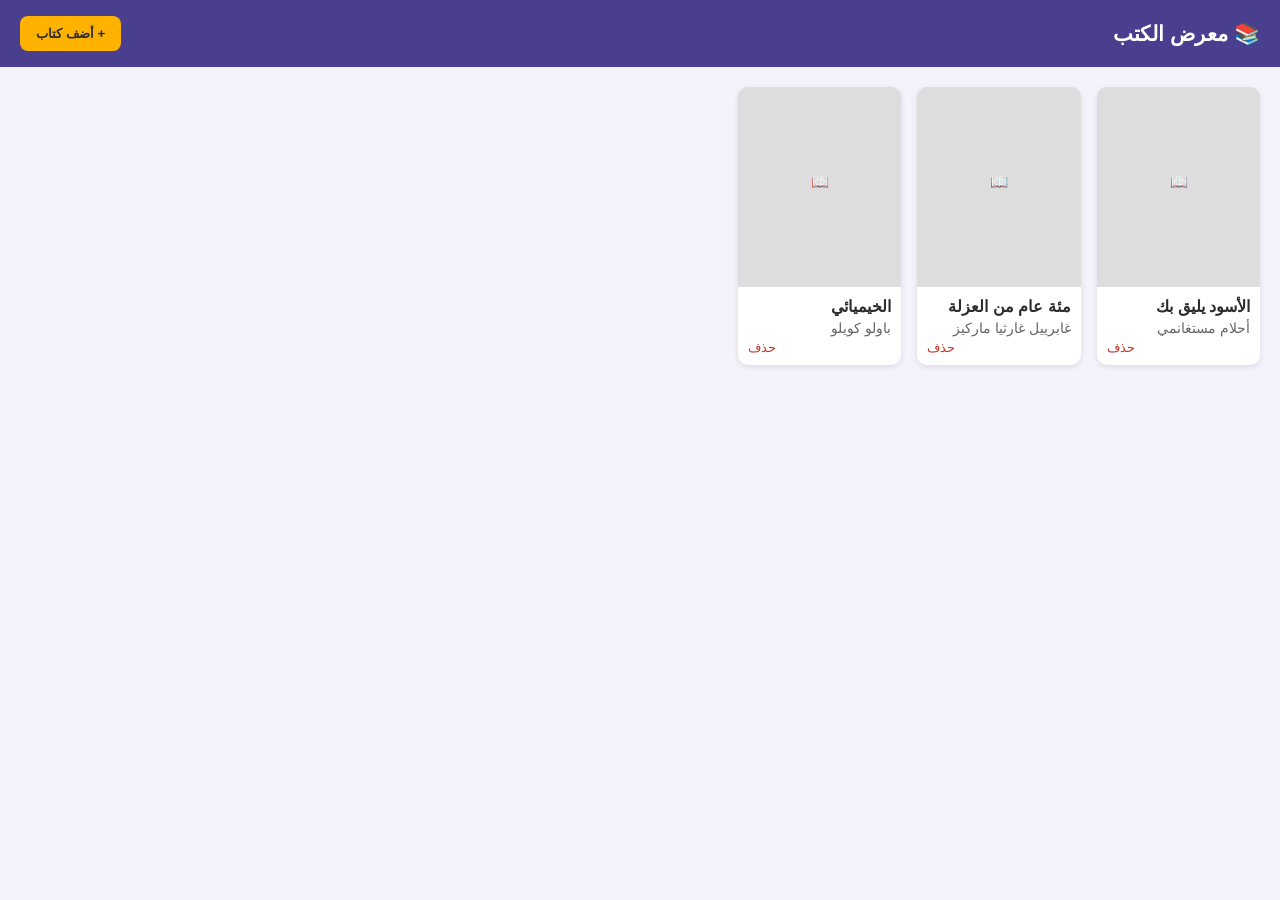
<file: Ahed-Showit/index.html>
<!DOCTYPE html>
<html lang="ar" dir="rtl">
<head>
  <meta charset="UTF-8">
  <meta name="viewport" content="width=device-width, initial-scale=1.0">
  <title>معرض الكتب</title>

  <!-- PWA: ربط ملف الـ manifest -->
  <link rel="manifest" href="manifest.json">
  <meta name="theme-color" content="#4a3f8f">

  <!-- أيقونة التطبيق -->
  <link rel="icon" href="icons/book-96.png">

  <link rel="stylesheet" href="style.css">
</head>
<body>

  <header>
    <h1>📚 معرض الكتب</h1>
    <button id="addBtn">+ أضف كتاب</button>
  </header>

  <!-- شبكة عرض الكتب -->
  <main id="booksGrid" class="grid"></main>

  <!-- نموذج إضافة كتاب (مخفي افتراضياً) -->
  <div id="formOverlay" class="overlay hidden">
    <form id="bookForm" class="form-card">
      <h2>كتاب جديد</h2>

      <label>عنوان الكتاب</label>
      <input type="text" id="titleInput" required>

      <label>اسم المؤلف</label>
      <input type="text" id="authorInput" required>

      <label>رابط صورة الغلاف (اختياري)</label>
      <input type="url" id="coverInput" placeholder="https://...">

      <div class="form-actions">
        <button type="submit">حفظ</button>
        <button type="button" id="cancelBtn">إلغاء</button>
      </div>
    </form>
  </div>

  <script src="app.js"></script>
</body>
</html>
</file>
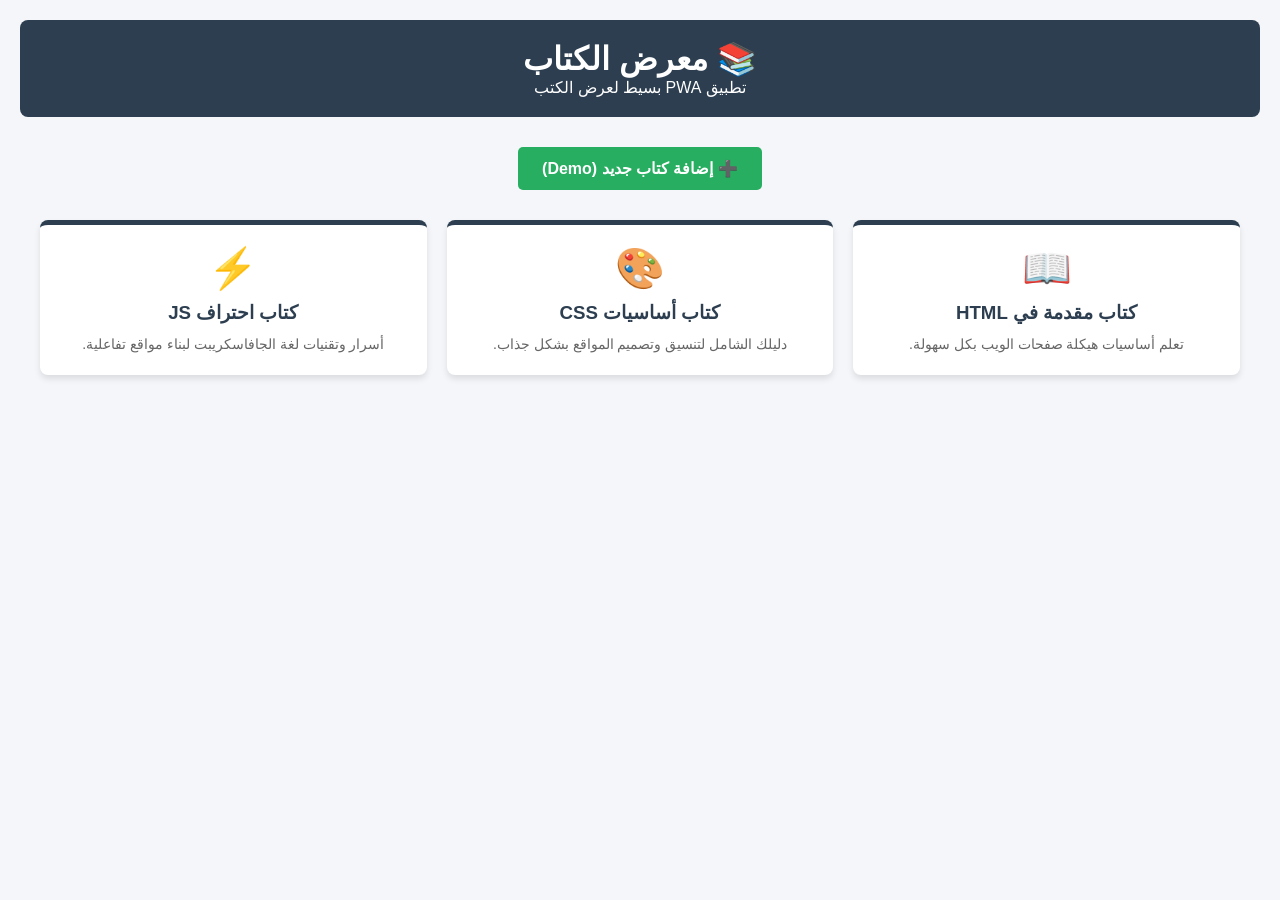
<file: pro1/index.html>
<!DOCTYPE html>
<html lang="ar" dir="rtl">
<head>
    <meta charset="UTF-8">
    <meta name="viewport" content="width=device-width, initial-scale=1.0">
    <title>معرض الكتاب</title>
    <link rel="stylesheet" href="style.css">
    <!-- ربط ملف الـ Manifest -->
    <link rel="manifest" href="manifest.json">
    <!-- لون شريط العنوان في المتصفح للهواتف -->
    <meta name="theme-color" content="#2c3e50">
</head>
<body>

    <header>
        <h1>📚 معرض الكتاب</h1>
        <p>تطبيق PWA بسيط لعرض الكتب</p>
    </header>

    <main>
        <!-- قسم إضافة كتاب جديد (Demo) -->
        <section class="add-book-section">
            <button id="add-btn">➕ إضافة كتاب جديد (Demo)</button>
        </section>

        <!-- قسم عرض كروت الكتب -->
        <section class="books-container" id="books-container">
            <!-- الكروت الافتراضية للكتب -->
            <div class="book-card">
                <div class="book-icon">📖</div>
                <h3>كتاب مقدمة في HTML</h3>
                <p>تعلم أساسيات هيكلة صفحات الويب بكل سهولة.</p>
            </div>
            <div class="book-card">
                <div class="book-icon">🎨</div>
                <h3>كتاب أساسيات CSS</h3>
                <p>دليلك الشامل لتنسيق وتصميم المواقع بشكل جذاب.</p>
            </div>
            <div class="book-card">
                <div class="book-icon">⚡</div>
                <h3>كتاب احتراف JS</h3>
                <p>أسرار وتقنيات لغة الجافاسكريبت لبناء مواقع تفاعلية.</p>
            </div>
        </section>
    </main>

    <!-- ربط ملفات الجافاسكريبت -->
    <script src="app.js"></script>
</body>
</html>
</file>
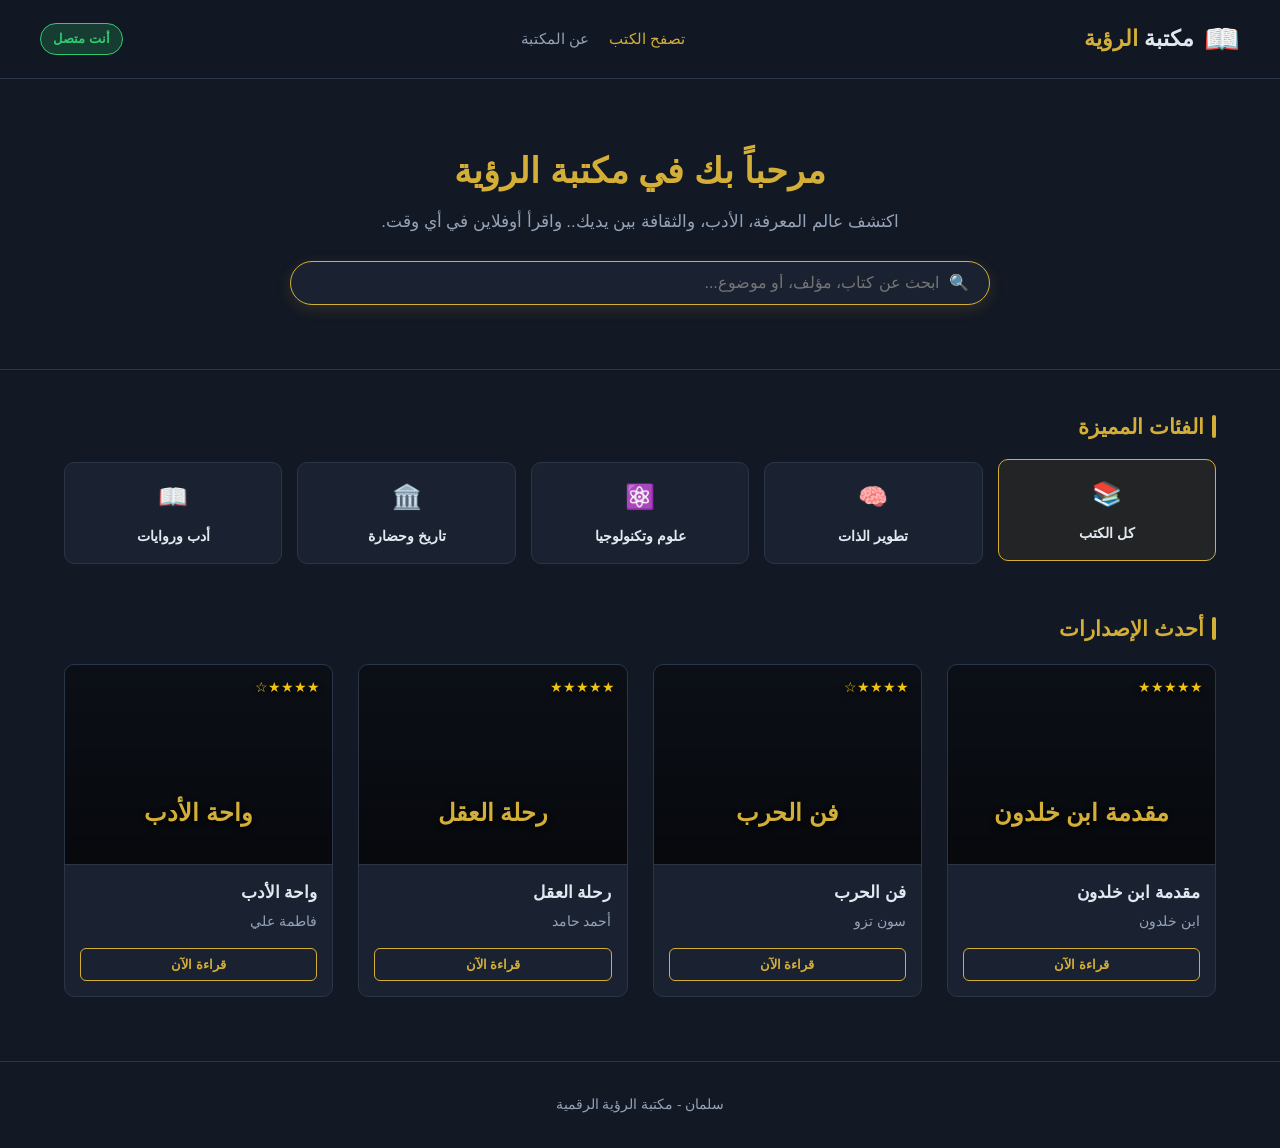
<file: salman_ABA_T343/index.html>
<!DOCTYPE html>
<html lang="ar" dir="rtl">
<head>
    <meta charset="UTF-8">
    <meta name="viewport" content="width=device-width, initial-scale=1.0">
    
    <title>مكتبة الرؤية الرقمية</title>
    
    <link rel="icon" type="image/png" href="app-icon.png">
    
    <link rel="manifest" href="manifest.json">
    <link rel="stylesheet" href="style.css">
</head>
<body>

    <!-- الشريط العلوي (Header) -->
    <header class="main-header">
        <div class="header-container">
            <div class="brand">
                <span class="logo-icon">📖</span>
                <h1>مكتبة <span>الرؤية</span></h1>
            </div>
            
            <nav class="nav-links">
                <a href="index.html" class="active">تصفح الكتب</a>
                <a href="about.html">عن المكتبة</a>
            </nav>

            <div class="header-actions">
                <div id="status-badge" class="badge online">أنت متصل</div>
            </div>
        </div>
    </header>

    <!-- قسم الهيرو (Hero Section) بخلفية المكتبة وبحث هادئ -->
    <section class="hero-section">
        <div class="hero-overlay">
            <h2>مرحباً بك في مكتبة الرؤية</h2>
            <p>اكتشف عالم المعرفة، الأدب، والثقافة بين يديك.. واقرأ أوفلاين في أي وقت.</p>
            
            <!-- شريط البحث الرئيسي -->
            <div class="hero-search-box">
                <span class="search-icon">🔍</span>
                <input type="text" id="searchInput" placeholder="ابحث عن كتاب، مؤلف، أو موضوع...">
            </div>
        </div>
    </section>

    <main class="main-content">

        <!-- قسم الفئات المميزة (Featured Categories) -->
        <section class="categories-section">
            <h3 class="section-title">الفئات المميزة</h3>
            <div class="categories-grid">
                <div class="category-card active" data-category="all">
                    <span class="cat-icon">📚</span>
                    <span>كل الكتب</span>
                </div>
                <div class="category-card" data-category="self">
                    <span class="cat-icon">🧠</span>
                    <span>تطوير الذات</span>
                </div>
                <div class="category-card" data-category="tech">
                    <span class="cat-icon">⚛️</span>
                    <span>علوم وتكنولوجيا</span>
                </div>
                <div class="category-card" data-category="history">
                    <span class="cat-icon">🏛️</span>
                    <span>تاريخ وحضارة</span>
                </div>
                <div class="category-card" data-category="literature">
                    <span class="cat-icon">📖</span>
                    <span>أدب وروايات</span>
                </div>
            </div>
        </section>

        <!-- قسم أحدث الإصدارات (الكتب الاربعة) -->
        <section class="books-section">
            <h3 class="section-title">أحدث الإصدارات</h3>
            
            <div class="books-grid" id="booksGrid">
                
                <!-- الكتاب 1 -->
                <div class="book-card" data-category="history" data-id="book1">
                    <div class="book-cover history-bg">
                        <span class="stars">★★★★★</span>
                        <div class="cover-text">مقدمة ابن خلدون</div>
                    </div>
                    <div class="book-details">
                        <h4>مقدمة ابن خلدون</h4>
                        <p class="author">ابن خلدون</p>
                        <button class="btn-details read-book-btn" data-book="book1">قراءة الآن</button>
                    </div>
                </div>

                <!-- الكتاب 2 -->
                <div class="book-card" data-category="self" data-id="book2">
                    <div class="book-cover self-bg">
                        <span class="stars">★★★★☆</span>
                        <div class="cover-text">فن الحرب</div>
                    </div>
                    <div class="book-details">
                        <h4>فن الحرب</h4>
                        <p class="author">سون تزو</p>
                        <button class="btn-details read-book-btn" data-book="book2">قراءة الآن</button>
                    </div>
                </div>

                <!-- الكتاب 3 -->
                <div class="book-card" data-category="tech" data-id="book3">
                    <div class="book-cover tech-bg">
                        <span class="stars">★★★★★</span>
                        <div class="cover-text">رحلة العقل</div>
                    </div>
                    <div class="book-details">
                        <h4>رحلة العقل</h4>
                        <p class="author">أحمد حامد</p>
                        <button class="btn-details read-book-btn" data-book="book3">قراءة الآن</button>
                    </div>
                </div>

                <!-- الكتاب 4 -->
                <div class="book-card" data-category="literature" data-id="book4">
                    <div class="book-cover literature-bg">
                        <span class="stars">★★★★☆</span>
                        <div class="cover-text">واحة الأدب</div>
                    </div>
                    <div class="book-details">
                        <h4>واحة الأدب</h4>
                        <p class="author">فاطمة علي</p>
                        <button class="btn-details read-book-btn" data-book="book4">قراءة الآن</button>
                    </div>
                </div>

            </div>
        </section>

        <!-- النافذة المنبثقة للقارئ (Modal Reader) -->
        <div id="bookReaderModal" class="reader-modal" style="display: none;">
            <div class="modal-content">
                <header class="modal-header">
                    <h2 id="modalBookTitle">عنوان الكتاب</h2>
                    <button id="closeReaderBtn" class="close-btn">&times;</button>
                </header>
                <div class="modal-body">
                    <div class="reader-meta">
                        <span id="modalBookAuthor">المؤلف: --</span>
                        <span class="offline-tag">🔒 متاح بدون إنترنت</span>
                    </div>
                    <hr class="gold-hr">
                    <div id="modalBookContent" class="book-text-body">
                        جاري تحميل الكتاب...
                    </div>
                </div>
            </div>
        </div>

    </main>

    <!-- الفوتر الأنيق -->
    <footer class="main-footer">
        <p>سلمان - مكتبة الرؤية الرقمية</p>
    </footer>

    <script src="app.js"></script>
</body>
</html>
</file>
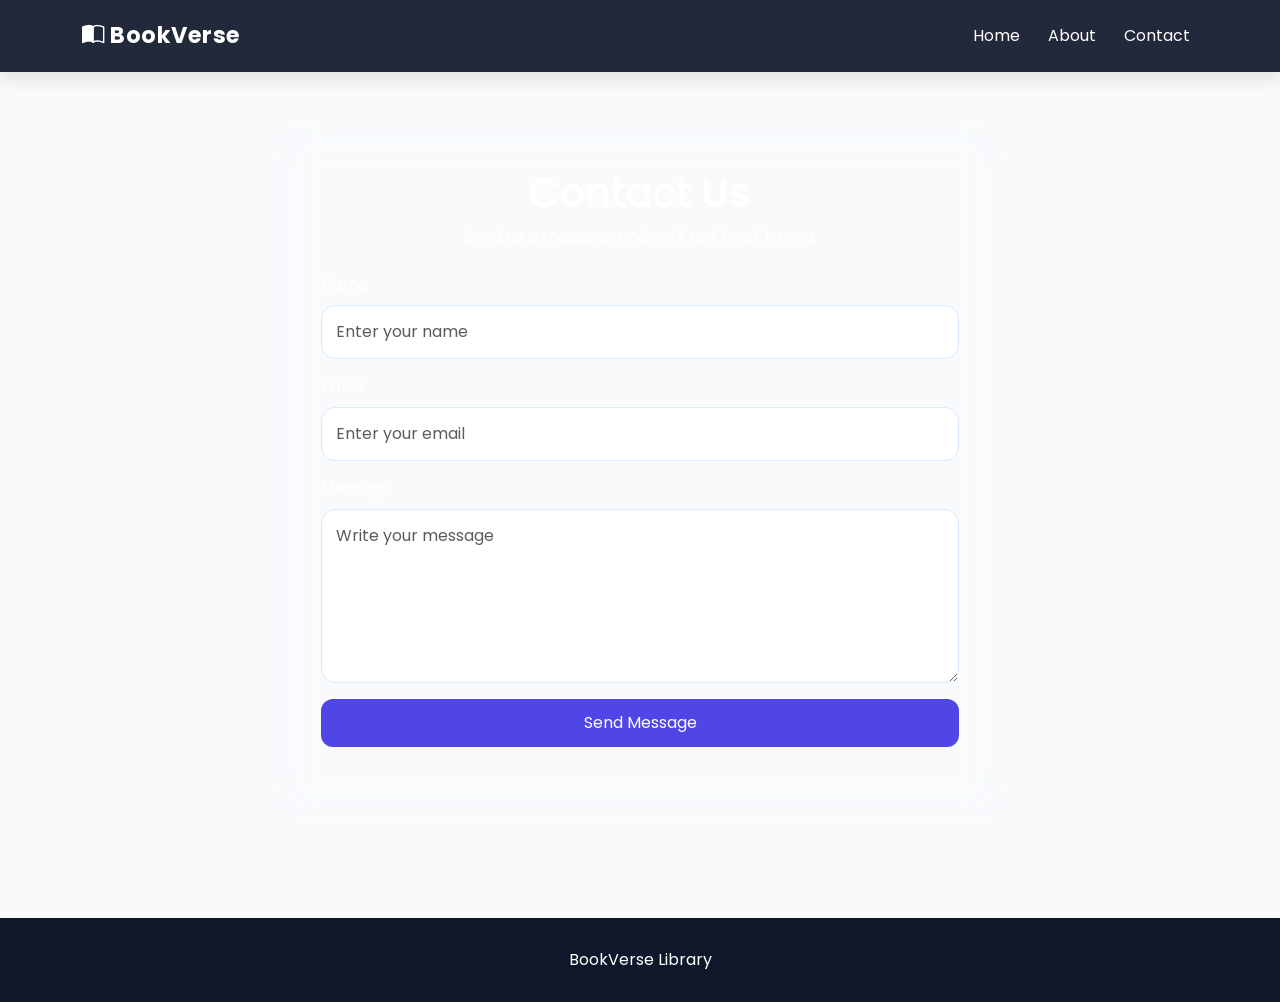
<file: contact.html>
<!DOCTYPE html>
<html lang="en" data-theme="light">
<head>
<meta charset="UTF-8">
<meta name="viewport" content="width=device-width, initial-scale=1.0">

<title>Contact | BookVerse</title>

<link rel="manifest" href="manifest.json">

<link href="https://cdn.jsdelivr.net/npm/bootstrap@5.3.3/dist/css/bootstrap.min.css" rel="stylesheet">
<link href="https://cdn.jsdelivr.net/npm/bootstrap-icons@1.11.3/font/bootstrap-icons.css" rel="stylesheet">
<link href="https://fonts.googleapis.com/css2?family=Poppins:wght@300;400;500;600;700&display=swap" rel="stylesheet">

<link rel="stylesheet" href="assets/css/style.css">


<meta name="theme-color" content="#4f46e5">

<meta name="mobile-web-app-capable" content="yes">

<meta name="apple-mobile-web-app-capable" content="yes">

<meta name="apple-mobile-web-app-status-bar-style" content="default">

<meta name="apple-mobile-web-app-title" content="BookVerse">

<link rel="manifest" href="manifest.json">

<link rel="apple-touch-icon"
href="assets/icons/icon-192.png">


</head>
<body>

<nav class="navbar navbar-expand-lg navbar-dark custom-navbar">
<div class="container">

<a class="navbar-brand fw-bold" href="index.html">
<i class="bi bi-book-half"></i> BookVerse
</a>

<button class="navbar-toggler" data-bs-toggle="collapse" data-bs-target="#navMenu">
<span class="navbar-toggler-icon"></span>
</button>

<div class="collapse navbar-collapse" id="navMenu">

<ul class="navbar-nav ms-auto">

<li class="nav-item">
<a class="nav-link" href="index.html">Home</a>
</li>

<li class="nav-item">
<a class="nav-link" href="about.html">About</a>
</li>

<li class="nav-item">
<a class="nav-link active" href="#">Contact</a>
</li>

</ul>

</div>
</div>
</nav>

<section class="contact-section py-5">

<div class="container">

<div class="row justify-content-center">

<div class="col-lg-8">

<div class="glass-card p-5">

<div class="text-center mb-4">

<h1>Contact Us</h1>

<p>
Send us a message and we'll get back to you.
</p>

</div>

<form id="contactForm">

<div class="mb-3">

<label class="form-label">Name</label>

<input
type="text"
id="name"
class="form-control"
placeholder="Enter your name">

</div>

<div class="mb-3">

<label class="form-label">Email</label>

<input
type="email"
id="email"
class="form-control"
placeholder="Enter your email">

</div>

<div class="mb-3">

<label class="form-label">Message</label>

<textarea
id="message"
rows="6"
class="form-control"
placeholder="Write your message"></textarea>

</div>

<button class="btn btn-primary w-100" type="submit">
Send Message
</button>

</form>

<div id="formAlert" class="mt-4"></div>

</div>

</div>

</div>

</div>

</section>

<footer class="footer">
<div class="container text-center">
<p class="mb-0">BookVerse Library</p>
</div>
</footer>

<script src="https://cdn.jsdelivr.net/npm/bootstrap@5.3.3/dist/js/bootstrap.bundle.min.js"></script>
<script src="assets/js/app.js"></script>

</body>
</html>
</file>
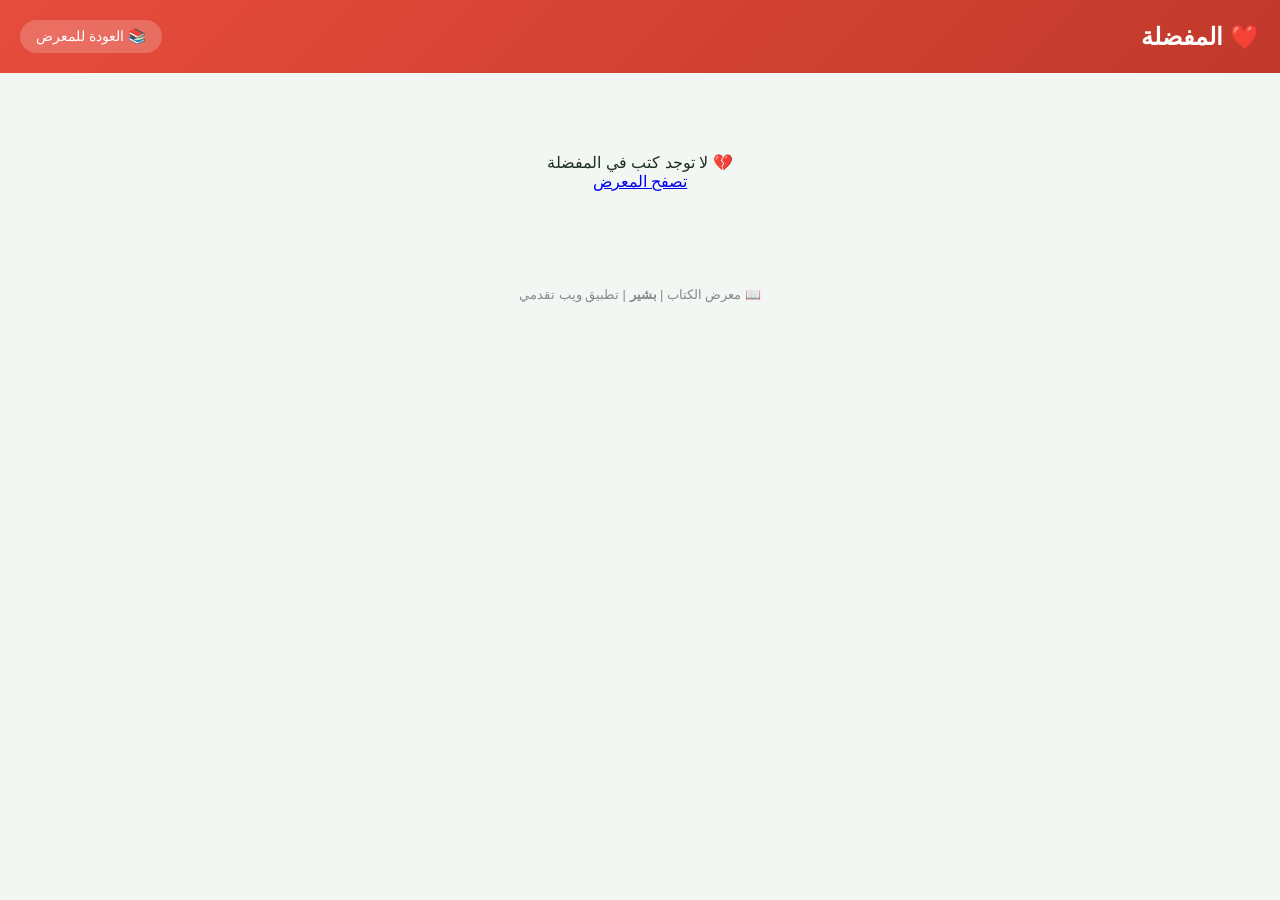
<file: favorites.html>
<!DOCTYPE html>
<html lang="ar" dir="rtl">
<head>
    <meta charset="UTF-8">
    <meta name="viewport" content="width=device-width, initial-scale=1.0">
    <meta name="theme-color" content="#2E5D3A">
    <link rel="manifest" href="manifest.json">
    <title>❤️ المفضلة | معرض الكتاب</title>
    <style>
        :root {
            --primary: #2E5D3A;
            --bg: #F2F7F3;
            --card-bg: #FFFFFF;
            --text: #1E2F23;
            --text-light: #4A5D4E;
            --accent: #C59B27;
            --heart: #E74C3C;
            --shadow: 0 4px 20px rgba(46, 93, 58, 0.1);
            --radius: 16px;
        }
        * { margin: 0; padding: 0; box-sizing: border-box; }
        body {
            font-family: 'Segoe UI', Tahoma, Geneva, Verdana, sans-serif;
            background: var(--bg);
            color: var(--text);
            min-height: 100vh;
            padding-bottom: 20px;
        }
        .header {
            background: linear-gradient(135deg, var(--heart), #c0392b);
            color: #fff;
            padding: 20px;
            text-align: center;
            position: sticky;
            top: 0;
            z-index: 10;
            display: flex;
            align-items: center;
            justify-content: space-between;
        }
        .header h1 { font-size: 1.5rem; }
        .back-link {
            color: #fff;
            text-decoration: none;
            background: rgba(255,255,255,0.2);
            padding: 8px 16px;
            border-radius: 20px;
            font-size: 0.9rem;
        }
        .books-grid {
            display: grid;
            grid-template-columns: repeat(auto-fill, minmax(160px, 1fr));
            gap: 16px;
            padding: 20px;
            max-width: 960px;
            margin: 0 auto;
        }
        .book-card {
            background: #fff;
            border-radius: var(--radius);
            overflow: hidden;
            box-shadow: var(--shadow);
            position: relative;
            animation: fadeIn 0.3s ease;
        }
        @keyframes fadeIn { from { opacity: 0; transform: translateY(20px); } to { opacity: 1; transform: translateY(0); } }
        .book-cover {
            height: 140px;
            background: linear-gradient(135deg, var(--primary), #4A7C59);
            display: flex;
            align-items: center;
            justify-content: center;
            font-size: 2.5rem;
            color: #fff;
        }
        .book-info { padding: 12px; }
        .book-title { font-weight: 700; font-size: 0.95rem; }
        .book-author { font-size: 0.8rem; color: var(--text-light); }
        .remove-btn {
            position: absolute;
            top: 10px;
            right: 10px;
            background: rgba(255,255,255,0.9);
            border: none;
            border-radius: 50%;
            width: 32px;
            height: 32px;
            cursor: pointer;
            font-size: 1rem;
            display: flex;
            align-items: center;
            justify-content: center;
            transition: 0.2s;
        }
        .remove-btn:hover { background: var(--heart); color: #fff; }
        .empty-state { text-align: center; padding: 60px 20px; grid-column: 1/-1; }
        .footer { text-align: center; padding: 16px; color: #888; font-size: 0.8rem; }
    </style>
</head>
<body>
    <div class="header">
        <h1>❤️ المفضلة</h1>
        <a href="index.html" class="back-link">📚 العودة للمعرض</a>
    </div>

    <div class="books-grid" id="favGrid"></div>

    <div class="footer">
        <p>📖 معرض الكتاب | <strong>بشير</strong> | تطبيق ويب تقدمي</p>
    </div>

    <script>
        const defaultBooks = [
            { id: 1, title: 'Muhammad Omar Text', author: 'Muhammad Omar', category: 'أدب', emoji: '📖' },
            { id: 2, title: 'ألف ليلة وليلة', author: 'مجهول', category: 'أدب', emoji: '🌙' },
            { id: 3, title: 'العقد الفريد', author: 'ابن عبد ربه', category: 'تاريخ', emoji: '📜' },
            { id: 4, title: 'كليلة ودمنة', author: 'ابن المقفع', category: 'فلسفة', emoji: '🦁' },
            { id: 5, title: 'البخلاء', author: 'الجاحظ', category: 'أدب', emoji: '😂' },
            { id: 6, title: 'مقدمة ابن خلدون', author: 'ابن خلدون', category: 'تاريخ', emoji: '🏛️' }
        ];

        if (!localStorage.getItem('bookCatalog')) {
            localStorage.setItem('bookCatalog', JSON.stringify(defaultBooks));
        }
        if (!localStorage.getItem('favorites')) {
            localStorage.setItem('favorites', JSON.stringify([]));
        }

        function getCatalog() { return JSON.parse(localStorage.getItem('bookCatalog')); }
        function getFavorites() { return JSON.parse(localStorage.getItem('favorites')); }

        function removeFavorite(bookId) {
            let favs = getFavorites().filter(id => id !== bookId);
            localStorage.setItem('favorites', JSON.stringify(favs));
            renderFavorites();
        }

        function renderFavorites() {
            const grid = document.getElementById('favGrid');
            const catalog = getCatalog();
            const favs = getFavorites();
            if (favs.length === 0) {
                grid.innerHTML = '<div class="empty-state">💔 لا توجد كتب في المفضلة<br><a href="index.html">تصفح المعرض</a></div>';
                return;
            }
            const favBooks = catalog.filter(b => favs.includes(b.id));
            grid.innerHTML = favBooks.map(book => `
                <div class="book-card">
                    <div class="book-cover">
                        <span>${book.emoji || '📘'}</span>
                    </div>
                    <button class="remove-btn" data-id="${book.id}">🗑️</button>
                    <div class="book-info">
                        <div class="book-title">${book.title}</div>
                        <div class="book-author">✍️ ${book.author}</div>
                    </div>
                </div>
            `).join('');

            document.querySelectorAll('.remove-btn').forEach(btn => {
                btn.addEventListener('click', function(e) {
                    e.stopPropagation();
                    const id = parseInt(this.dataset.id);
                    removeFavorite(id);
                });
            });
        }

        renderFavorites();

        if ('serviceWorker' in navigator) {
            navigator.serviceWorker.register('sw.js', { scope: './' })
                .then(reg => console.log('✅ SW مفضلة مسجل'))
                .catch(err => console.error(err));
        }
    </script>
</body>
</html>
</file>
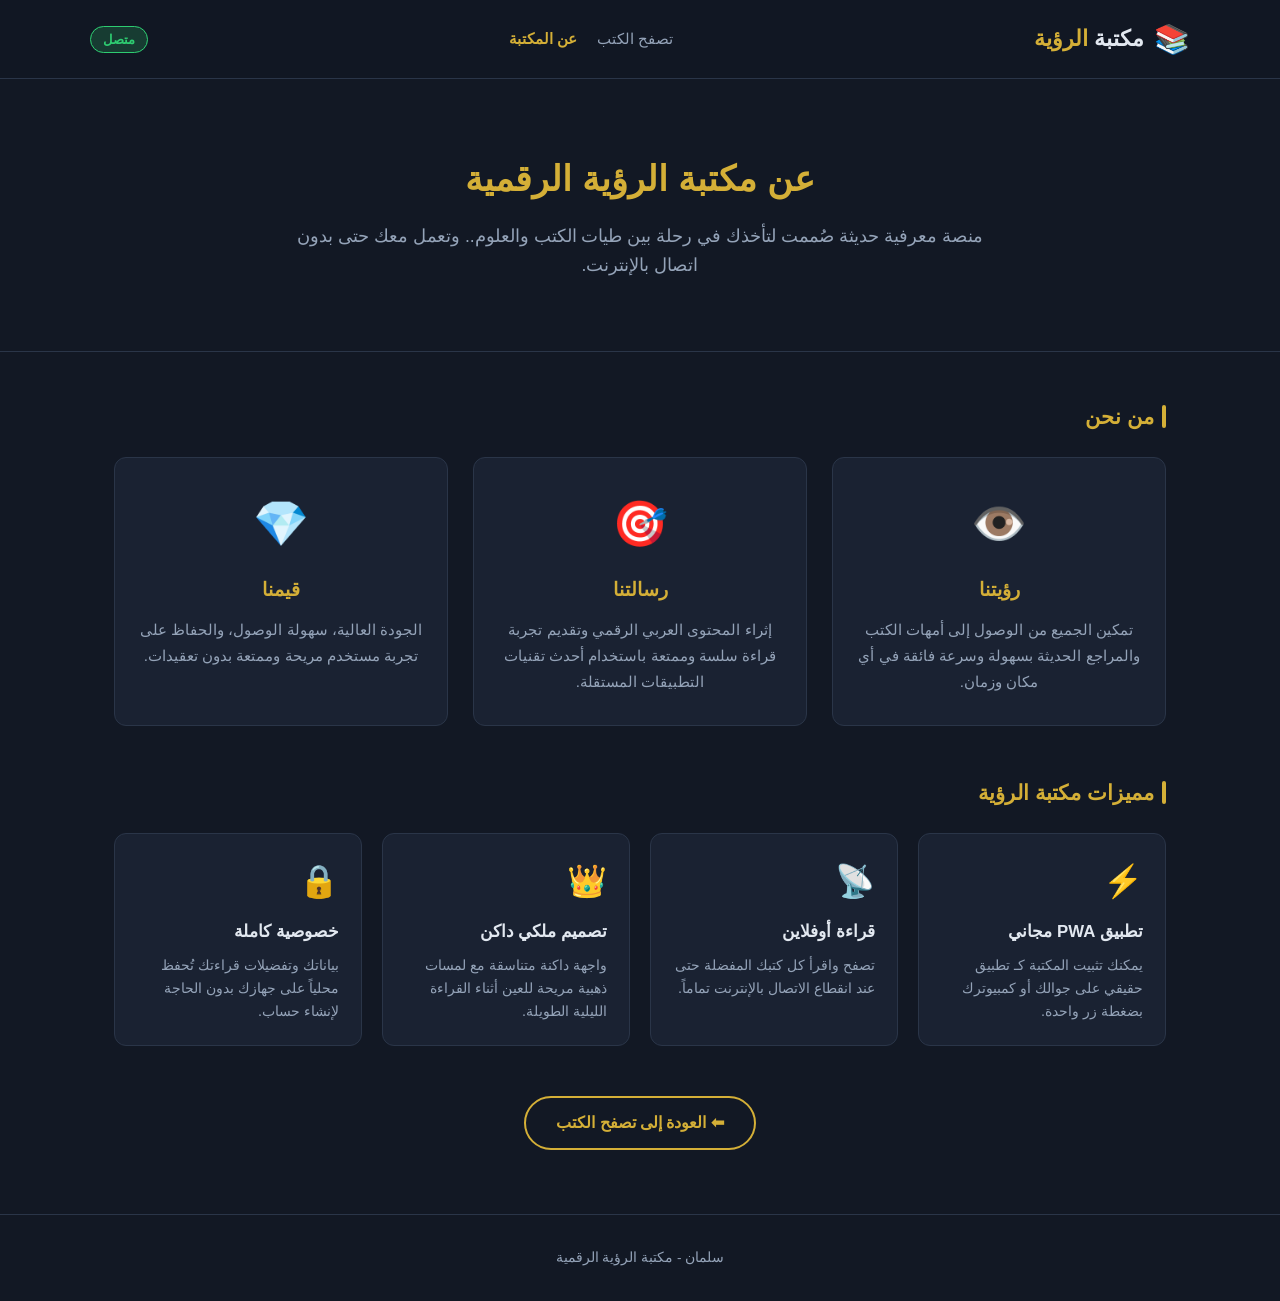
<file: salman_ABA_T343/about.html>
<!DOCTYPE html>
<html lang="ar" dir="rtl">
<head>
    <meta charset="UTF-8">
    <meta name="viewport" content="width=device-width, initial-scale=1.0">
    <title>عن المكتبة - مكتبة الرؤية الرقمية</title>
    <link rel="icon" type="image/png" href="app-icon.png">
    <link rel="manifest" href="manifest.json">
    <link rel="stylesheet" href="about.css">
</head>
<body>

    <!-- الشريط العلوي Navigation Header -->
    <header class="main-header">
        <div class="header-container">
            <div class="brand">
                <span class="logo-icon">📚</span>
                <h1>مكتبة <span>الرؤية</span></h1>
            </div>
            <nav class="nav-links">
                <!-- رابط العودة للصفحة الرئيسية -->
                <a href="index.html">تصفح الكتب</a>
                <a href="about.html" class="active">عن المكتبة</a>
            </nav>
            <div class="status-badge">
                <span class="badge online">متصل</span>
            </div>
        </div>
    </header>

    <!-- قسم الهيرو التعريفي -->
    <section class="about-hero">
        <div class="hero-overlay">
            <h2>عن مكتبة الرؤية الرقمية</h2>
            <p>منصة معرفية حديثة صُممت لتأخذك في رحلة بين طيات الكتب والعلوم.. وتعمل معك حتى بدون اتصال بالإنترنت.</p>
        </div>
    </section>

    <!-- المحتوى الرئيسي لصفحة عن المكتبة -->
    <main class="main-content">
        
        <!-- قسم رؤيتنا ورسالتنا -->
        <h3 class="section-title">من نحن</h3>
        <div class="about-grid">
            <div class="about-card">
                <div class="about-icon">👁️</div>
                <h3>رؤيتنا</h3>
                <p>تمكين الجميع من الوصول إلى أمهات الكتب والمراجع الحديثة بسهولة وسرعة فائقة في أي مكان وزمان.</p>
            </div>
            <div class="about-card">
                <div class="about-icon">🎯</div>
                <h3>رسالتنا</h3>
                <p>إثراء المحتوى العربي الرقمي وتقديم تجربة قراءة سلسة وممتعة باستخدام أحدث تقنيات التطبيقات المستقلة.</p>
            </div>
            <div class="about-card">
                <div class="about-icon">💎</div>
                <h3>قيمنا</h3>
                <p>الجودة العالية، سهولة الوصول، والحفاظ على تجربة مستخدم مريحة وممتعة بدون تعقيدات.</p>
            </div>
        </div>

        <!-- مميزات المكتبة -->
        <h3 class="section-title" style="margin-top: 50px;">مميزات مكتبة الرؤية</h3>
        <div class="features-grid">
            <div class="feature-item">
                <span class="feat-icon">⚡</span>
                <h4>تطبيق PWA مجاني</h4>
                <p>يمكنك تثبيت المكتبة كـ تطبيق حقيقي على جوالك أو كمبيوترك بضغطة زر واحدة.</p>
            </div>
            <div class="feature-item">
                <span class="feat-icon">📡</span>
                <h4>قراءة أوفلاين</h4>
                <p>تصفح واقرأ كل كتبك المفضلة حتى عند انقطاع الاتصال بالإنترنت تماماً.</p>
            </div>
            <div class="feature-item">
                <span class="feat-icon">👑</span>
                <h4>تصميم ملكي داكن</h4>
                <p>واجهة داكنة متناسقة مع لمسات ذهبية مريحة للعين أثناء القراءة الليلية الطويلة.</p>
            </div>
            <div class="feature-item">
                <span class="feat-icon">🔒</span>
                <h4>خصوصية كاملة</h4>
                <p>بياناتك وتفضيلات قراءتك تُحفظ محلياً على جهازك بدون الحاجة لإنشاء حساب.</p>
            </div>
        </div>

        <!-- زر للعودة للرئيسية -->
        <div class="action-box">
            <a href="index.html" class="btn-back">⬅ العودة إلى تصفح الكتب</a>
        </div>

    </main>

    <!-- الفوتر -->
    <footer class="main-footer">
        <p>سلمان - مكتبة الرؤية الرقمية</p>
    </footer>

</body>
</html>
</file>
<file: Ahed-Showit/style.css>
* {
  box-sizing: border-box;
  margin: 0;
  padding: 0;
  font-family: "Tahoma", "Segoe UI", sans-serif;
}

body {
  background: #f4f2fb;
  color: #2c2c2c;
}

header {
  background: #4a3f8f;
  color: #fff;
  padding: 16px 20px;
  display: flex;
  align-items: center;
  justify-content: space-between;
  position: sticky;
  top: 0;
  z-index: 10;
}

header h1 {
  font-size: 1.3rem;
}

#addBtn {
  background: #ffb300;
  color: #2c2c2c;
  border: none;
  padding: 10px 16px;
  border-radius: 8px;
  font-weight: bold;
  cursor: pointer;
}

#addBtn:hover {
  background: #ffca4d;
}

/* شبكة الكروت */
.grid {
  padding: 20px;
  display: grid;
  grid-template-columns: repeat(auto-fill, minmax(160px, 1fr));
  gap: 16px;
}

/* كرت الكتاب */
.book-card {
  background: #fff;
  border-radius: 10px;
  overflow: hidden;
  box-shadow: 0 2px 6px rgba(0,0,0,0.1);
  display: flex;
  flex-direction: column;
}

.book-card img {
  width: 100%;
  height: 200px;
  object-fit: cover;
  background: #ddd;
}

.book-card .info {
  padding: 10px;
  flex: 1;
  display: flex;
  flex-direction: column;
  gap: 4px;
}

.book-card .info h3 {
  font-size: 1rem;
}

.book-card .info p {
  font-size: 0.85rem;
  color: #666;
}

.book-card .delBtn {
  align-self: flex-end;
  background: none;
  border: none;
  color: #c0392b;
  cursor: pointer;
  font-size: 0.8rem;
}

/* نافذة الإضافة */
.overlay {
  position: fixed;
  inset: 0;
  background: rgba(0,0,0,0.5);
  display: flex;
  align-items: center;
  justify-content: center;
  padding: 16px;
  z-index: 20;
}

.overlay.hidden {
  display: none;
}

.form-card {
  background: #fff;
  border-radius: 10px;
  padding: 20px;
  width: 100%;
  max-width: 360px;
  display: flex;
  flex-direction: column;
  gap: 8px;
}

.form-card label {
  font-size: 0.85rem;
  margin-top: 6px;
}

.form-card input {
  padding: 8px;
  border: 1px solid #ccc;
  border-radius: 6px;
  font-size: 0.9rem;
}

.form-actions {
  display: flex;
  gap: 10px;
  margin-top: 14px;
}

.form-actions button {
  flex: 1;
  padding: 10px;
  border: none;
  border-radius: 8px;
  cursor: pointer;
  font-weight: bold;
}

#bookForm button[type="submit"] {
  background: #4a3f8f;
  color: #fff;
}

#cancelBtn {
  background: #eee;
}
</file>
<file: pro1/style.css>
* {
    box-sizing: border-box;
    margin: 0;
    padding: 0;
    font-family: 'Segoe UI', Tahoma, Geneva, Verdana, sans-serif;
}

body {
    background-color: #f5f6fa;
    color: #333;
    padding: 20px;
}

header {
    text-align: center;
    margin-bottom: 30px;
    background: #2c3e50;
    color: white;
    padding: 20px;
    border-radius: 8px;
}

.add-book-section {
    text-align: center;
    margin-bottom: 30px;
}

#add-btn {
    background-color: #27ae60;
    color: white;
    border: none;
    padding: 12px 24px;
    font-size: 16px;
    font-weight: bold;
    border-radius: 5px;
    cursor: pointer;
    transition: background 0.3s ease;
}

#add-btn:hover {
    background-color: #219653;
}

.books-container {
    display: grid;
    grid-template-columns: repeat(auto-fit, minmax(250px, 1fr));
    gap: 20px;
    max-width: 1200px;
    margin: 0 auto;
}

.book-card {
    background: white;
    padding: 20px;
    border-radius: 8px;
    box-shadow: 0 4px 6px rgba(0,0,0,0.1);
    text-align: center;
    border-top: 5px solid #2c3e50;
    transition: transform 0.2s;
}

.book-card:hover {
    transform: translateY(-5px);
}

.book-icon {
    font-size: 40px;
    margin-bottom: 10px;
}

.book-card h3 {
    margin-bottom: 10px;
    color: #2c3e50;
}

.book-card p {
    font-size: 14px;
    color: #666;
    line-height: 1.5;
}
</file>
<file: salman_ABA_T343/style.css>
/* ==========================================
   1. المتغيرات والتنسيقات العامة (Dark Gold Theme)
   ========================================== */
:root {
    --bg-dark: #121824;          /* خلفية الموقع الداكنة */
    --card-bg: #1a2232;          /* خلفية البطاقات والنوافذ */
    --accent-gold: #d4af37;      /* اللون الذهبي الملكي */
    --gold-hover: #f39c12;       /* التوهج الذهبي */
    --text-light: #e2e8f0;       /* لون النصوص الرئيسية */
    --text-muted: #94a3b8;        /* لون النصوص الفرعية */
    --border-color: #2a3548;     /* لون الحدود الناعمة */
    --success-green: #2ecc71;    /* متصل */
    --danger-red: #e74c3c;       /* غير متصل */
    --border-radius: 10px;
    --transition: all 0.3s ease;
}

* {
    box-sizing: border-box;
    margin: 0;
    padding: 0;
    font-family: 'Segoe UI', Tahoma, Geneva, Verdana, sans-serif;
}

body {
    background-color: var(--bg-dark);
    color: var(--text-light);
    direction: rtl;
    line-height: 1.6;
}

/* ==========================================
   2. الشريط العلوي (Header)
   ========================================== */
.main-header {
    background-color: rgba(18, 24, 36, 0.95);
    border-bottom: 1px solid var(--border-color);
    padding: 1rem 2rem;
    position: sticky;
    top: 0;
    z-index: 100;
    backdrop-filter: blur(8px);
}

.header-container {
    max-width: 1200px;
    margin: 0 auto;
    display: flex;
    justify-content: space-between;
    align-items: center;
}

.brand {
    display: flex;
    align-items: center;
    gap: 10px;
}

.logo-icon {
    font-size: 1.8rem;
}

.brand h1 {
    font-size: 1.4rem;
    color: var(--text-light);
}

.brand h1 span {
    color: var(--accent-gold);
}

.nav-links {
    display: flex;
    gap: 20px;
}

.nav-links a {
    color: var(--text-muted);
    text-decoration: none;
    font-size: 0.95rem;
    transition: var(--transition);
}

.nav-links a.active, .nav-links a:hover {
    color: var(--accent-gold);
}

.badge {
    padding: 5px 12px;
    border-radius: 20px;
    font-size: 0.8rem;
    font-weight: bold;
}

.badge.online { background: rgba(46, 204, 113, 0.2); color: var(--success-green); border: 1px solid var(--success-green); }
.badge.offline { background: rgba(231, 76, 60, 0.2); color: var(--danger-red); border: 1px solid var(--danger-red); }

/* ==========================================
   3. قسم الهيرو بخلفية المكتبة (Hero Section)
   ========================================== */
.hero-section {
    background: linear-gradient(rgba(18, 24, 36, 0.85), rgba(18, 24, 36, 0.95)), 
                url('https://images.unsplash.com/photo-1521587760476-6c12a4b040da?auto=format&fit=crop&w=1200&q=80') center/cover no-repeat;
    padding: 4rem 1.5rem;
    text-align: center;
    border-bottom: 1px solid var(--border-color);
}

.hero-overlay {
    max-width: 700px;
    margin: 0 auto;
}

.hero-overlay h2 {
    font-size: 2.2rem;
    color: var(--accent-gold);
    margin-bottom: 10px;
}

.hero-overlay p {
    color: var(--text-muted);
    margin-bottom: 25px;
    font-size: 1.05rem;
}

.hero-search-box {
    background: var(--card-bg);
    border: 1px solid var(--accent-gold);
    border-radius: 30px;
    padding: 8px 20px;
    display: flex;
    align-items: center;
    gap: 10px;
    box-shadow: 0 4px 15px rgba(212, 175, 55, 0.15);
}

.hero-search-box input {
    background: transparent;
    border: none;
    outline: none;
    color: var(--text-light);
    width: 100%;
    font-size: 1rem;
}

/* ==========================================
   4. المحتوى الرئيسي والفئات المميزة
   ========================================== */
.main-content {
    max-width: 1200px;
    margin: 2.5rem auto;
    padding: 0 1.5rem;
}

.section-title {
    color: var(--accent-gold);
    font-size: 1.3rem;
    margin-bottom: 1.2rem;
    position: relative;
    padding-right: 12px;
}

.section-title::before {
    content: '';
    position: absolute;
    right: 0;
    top: 15%;
    height: 70%;
    width: 4px;
    background: var(--accent-gold);
    border-radius: 2px;
}

.categories-grid {
    display: grid;
    grid-template-columns: repeat(auto-fit, minmax(140px, 1fr));
    gap: 15px;
    margin-bottom: 3rem;
}

.category-card {
    background: var(--card-bg);
    border: 1px solid var(--border-color);
    border-radius: var(--border-radius);
    padding: 15px;
    text-align: center;
    cursor: pointer;
    transition: var(--transition);
    display: flex;
    flex-direction: column;
    align-items: center;
    gap: 8px;
}

.category-card .cat-icon { font-size: 1.5rem; }
.category-card span { font-size: 0.9rem; font-weight: 600; color: var(--text-light); }

.category-card:hover, .category-card.active {
    border-color: var(--accent-gold);
    background: rgba(212, 175, 55, 0.08);
    transform: translateY(-3px);
}

/* ==========================================
   5. بطاقات الكتب الذهبية مع صور الخلفيات Real Images
   ========================================== */
.books-grid {
    display: grid;
    grid-template-columns: repeat(auto-fill, minmax(240px, 1fr));
    gap: 25px;
}

.book-card {
    background: var(--card-bg);
    border: 1px solid var(--border-color);
    border-radius: var(--border-radius);
    overflow: hidden;
    transition: var(--transition);
    display: flex;
    flex-direction: column;
}

.book-card:hover {
    border-color: var(--accent-gold);
    transform: translateY(-5px);
    box-shadow: 0 8px 20px rgba(0,0,0,0.4);
}

/* التنسيق العام لغلاف الكتاب */
.book-cover {
    height: 200px;
    display: flex;
    flex-direction: column;
    justify-content: space-between;
    padding: 12px;
    color: white;
    position: relative;
    text-shadow: 0 2px 6px rgba(0, 0, 0, 0.9);
    background-size: cover;
    background-position: center;
    border-bottom: 1px solid var(--border-color);
}

/* 1. كتاب مقدمة ابن خلدون (خلفية تاريخية) */
.history-bg { 
    background: linear-gradient(rgba(0, 0, 0, 0.55), rgba(0, 0, 0, 0.75)), 
                url('https://images.unsplash.com/photo-1461360370896-922624d12aa1?auto=format&fit=crop&w=500&q=80') center/cover; 
}

/* 2. كتاب فن الحرب (خلفية استراتيجية) */
.self-bg { 
    background: linear-gradient(rgba(0, 0, 0, 0.55), rgba(0, 0, 0, 0.75)), 
                url('https://images.unsplash.com/photo-1579783900882-c0d3dad7b119?auto=format&fit=crop&w=500&q=80') center/cover; 
}

/* 3. كتاب رحلة العقل (خلفية تكنولوجيا وعلم) */
.tech-bg { 
    background: linear-gradient(rgba(0, 0, 0, 0.55), rgba(0, 0, 0, 0.75)), 
                url('https://images.unsplash.com/photo-1507413245164-6160d8298b31?auto=format&fit=crop&w=500&q=80') center/cover; 
}

/* 4. كتاب واحة الأدب (خلفية أدب وطبيعة) */
.literature-bg { 
    background: linear-gradient(rgba(0, 0, 0, 0.55), rgba(0, 0, 0, 0.75)), 
                url('https://images.unsplash.com/photo-1512820790803-83ca734da794?auto=format&fit=crop&w=500&q=80') center/cover; 
}

.book-cover .stars { color: #f1c40f; font-size: 0.85rem; }
.book-cover .cover-text {
    font-size: 1.5rem;
    font-weight: bold;
    text-align: center;
    margin-bottom: 20px;
    color: var(--accent-gold);
}

.book-details {
    padding: 15px;
    display: flex;
    flex-direction: column;
    flex-grow: 1;
    justify-content: space-between;
}

.book-details h4 {
    font-size: 1.05rem;
    color: var(--text-light);
    margin-bottom: 4px;
}

.book-details .author {
    font-size: 0.85rem;
    color: var(--text-muted);
    margin-bottom: 15px;
}

.btn-details {
    background: transparent;
    border: 1px solid var(--accent-gold);
    color: var(--accent-gold);
    padding: 8px;
    border-radius: 6px;
    font-weight: bold;
    cursor: pointer;
    transition: var(--transition);
    width: 100%;
}

.btn-details:hover {
    background: var(--accent-gold);
    color: var(--bg-dark);
}

/* ==========================================
   6. النافذة المنبثقة للقارئ (Reader Modal)
   ========================================== */
.reader-modal {
    position: fixed;
    top: 0;
    left: 0;
    width: 100%;
    height: 100%;
    background: rgba(0, 0, 0, 0.8);
    backdrop-filter: blur(5px);
    z-index: 1000;
    display: flex;
    align-items: center;
    justify-content: center;
    padding: 20px;
}

.modal-content {
    background: var(--card-bg);
    border: 1px solid var(--accent-gold);
    border-radius: var(--border-radius);
    width: 100%;
    max-width: 650px;
    max-height: 85vh;
    display: flex;
    flex-direction: column;
    overflow: hidden;
}

.modal-header {
    background: rgba(212, 175, 55, 0.1);
    padding: 1rem 1.5rem;
    display: flex;
    justify-content: space-between;
    align-items: center;
    border-bottom: 1px solid var(--border-color);
}

.modal-header h2 { color: var(--accent-gold); font-size: 1.2rem; }

.close-btn {
    background: none;
    border: none;
    color: var(--text-muted);
    font-size: 1.8rem;
    cursor: pointer;
}

.modal-body {
    padding: 1.5rem;
    overflow-y: auto;
}

.reader-meta {
    display: flex;
    justify-content: space-between;
    font-size: 0.85rem;
    color: var(--text-muted);
    margin-bottom: 10px;
}

.offline-tag { color: var(--success-green); }
.gold-hr { border: 0; height: 1px; background: var(--border-color); margin: 15px 0; }

.book-text-body {
    font-size: 1rem;
    line-height: 1.9;
    color: var(--text-light);
    white-space: pre-line;
}

/* ==========================================
   7. الفوتر والتجاوب
   ========================================== */
.main-footer {
    text-align: center;
    padding: 2rem 0;
    border-top: 1px solid var(--border-color);
    color: var(--text-muted);
    font-size: 0.85rem;
    margin-top: 4rem;
}

@media (max-width: 768px) {
    .nav-links { display: none; }
    .hero-overlay h2 { font-size: 1.6rem; }
}
</file>
<file: assets/css/style.css>
/* =====================================================
   BOOKVERSE LIBRARY
   Modern Professional UI
   Author: Hamza Al-attar
===================================================== */

:root {
    --primary: #4f46e5;
    --secondary: #7c3aed;
    --accent: #06b6d4;

    --bg: #f8fafc;
    --surface: #ffffff;

    --text: #1e293b;
    --text-light: #64748b;

    --shadow:
        0 10px 30px rgba(0,0,0,.08);

    --radius: 18px;

    --gradient:
        linear-gradient(
            135deg,
            #4f46e5,
            #7c3aed,
            #06b6d4
        );
}

/* ======================
   DARK MODE
====================== */

[data-theme="dark"] {

    --bg: #0f172a;
    --surface: #1e293b;

    --text: #f1f5f9;
    --text-light: #cbd5e1;

    --shadow:
        0 12px 30px rgba(0,0,0,.35);
}

/* ======================
   GLOBAL
====================== */

*{
    margin:0;
    padding:0;
    box-sizing:border-box;
}

html{
    scroll-behavior:smooth;
}

body{
    font-family:'Poppins',sans-serif;
    background:var(--bg);
    color:var(--text);
    transition:.3s ease;
    overflow-x:hidden;
}

section{
    position:relative;
}

img{
    max-width:100%;
    display:block;
}

a{
    text-decoration:none;
}

.container{
    position:relative;
    z-index:2;
}

/* ======================
   NAVBAR
====================== */

.custom-navbar{

    background:
        rgba(15,23,42,.92);

    backdrop-filter:
        blur(15px);

    box-shadow:
        0 5px 20px rgba(0,0,0,.12);

    padding:
        14px 0;

}

.navbar-brand{

    font-size:1.4rem;
    font-weight:700;
    letter-spacing:.5px;

}

.nav-link{

    color:white !important;
    margin-left:12px;
    transition:.3s;

}

.nav-link:hover{

    color:#c7d2fe !important;

}

/* ======================
   HERO
====================== */

.hero-section{

    min-height:100vh;

    display:flex;
    align-items:center;

    background:
        var(--gradient);

    color:white;

    padding-top:120px;
    padding-bottom:80px;

    overflow:hidden;

}

.hero-title{

    font-size:3.5rem;
    font-weight:700;
    line-height:1.2;

    margin-bottom:20px;

}

.hero-text{

    font-size:1.1rem;

    opacity:.95;

    margin-bottom:30px;

}

.hero-image{

    border-radius:25px;

    box-shadow:
        0 25px 50px rgba(0,0,0,.25);

    animation:
        floatImage 5s ease-in-out infinite;

}

@keyframes floatImage{

    0%{
        transform:translateY(0);
    }

    50%{
        transform:translateY(-15px);
    }

    100%{
        transform:translateY(0);
    }

}

/* ======================
   TITLES
====================== */

.section-title h2{

    font-weight:700;

    margin-bottom:10px;

}

.section-title p{

    color:var(--text-light);

}

/* ======================
   FEATURE BOX
====================== */

.feature-box{

    background:var(--surface);

    padding:30px;

    border-radius:var(--radius);

    text-align:center;

    transition:.4s;

    box-shadow:var(--shadow);

    height:100%;

}

.feature-box:hover{

    transform:
        translateY(-10px);

}

.feature-box i{

    font-size:2.5rem;

    color:var(--primary);

    margin-bottom:15px;

}

/* ======================
   BOOK CARDS
====================== */

.book-card{

    background:var(--surface);

    border-radius:20px;

    overflow:hidden;

    box-shadow:var(--shadow);

    transition:.4s;

    height:100%;

}

.book-card:hover{

    transform:
        translateY(-12px)
        scale(1.02);

}

.book-card img{

    height:320px;

    width:100%;

    object-fit:cover;

}

.book-card p{

    color:var(--text-light);
}

.book-title{

    color:var(--text);

    font-weight:600;

}

.book-category{

    background:
        rgba(79,70,229,.1);

    color:
        var(--primary);

    padding:
        6px 12px;

    border-radius:
        30px;

    font-size:
        .8rem;

    font-weight:
        600;

}

/* ======================
   SEARCH
====================== */

.form-control,
.form-select{

    border-radius:
        14px;

    border:
        1px solid #dbeafe;

    padding:
        14px;

}

.form-control:focus,
.form-select:focus{

    box-shadow:
        0 0 0 .25rem
        rgba(79,70,229,.15);

    border-color:
        var(--primary);

}

/* ======================
   ABOUT PAGE
====================== */

.about-hero{

    padding:
        100px 0;

    background:
        var(--gradient);

}

.glass-card{

    background:
        rgba(255,255,255,.12);

    backdrop-filter:
        blur(20px);

    border:
        1px solid rgba(255,255,255,.2);

    border-radius:
        25px;

    padding:
        40px;

    color:
        white;

}

.developer-avatar{

    width:220px;

    height:220px;

    object-fit:cover;

    border-radius:50%;

    border:
        6px solid rgba(255,255,255,.3);

}

.skill-badge{

    display:inline-block;

    padding:
        10px 16px;

    margin:
        5px;

    border-radius:
        50px;

    background:
        rgba(255,255,255,.2);

}

.modern-card{

    background:
        var(--surface);

    padding:
        30px;

    text-align:center;

    border-radius:
        20px;

    box-shadow:
        var(--shadow);

    transition:.4s;

    height:100%;

}

.modern-card:hover{

    transform:
        translateY(-10px);

}

.card-icon{

    font-size:
        3rem;

    color:
        var(--primary);

    margin-bottom:
        15px;

}

.skill-card{

    background:
        var(--surface);

    padding:
        25px;

    border-radius:
        20px;

    box-shadow:
        var(--shadow);

}

.progress{

    height:
        10px;

    border-radius:
        20px;

}

.progress-bar{

    background:
        var(--gradient);

}

.service-card{

    background:
        var(--surface);

    border-radius:
        20px;

    padding:
        35px;

    text-align:center;

    box-shadow:
        var(--shadow);

    transition:.4s;

}

.service-card:hover{

    transform:
        translateY(-10px);

}

.service-card i{

    font-size:
        3rem;

    color:
        var(--primary);

    margin-bottom:
        15px;

}

.contact-profile{

    padding:
        80px 0;
}

/* ======================
   CONTACT PAGE
====================== */

.contact-section{

    min-height:
        85vh;

    display:flex;
    align-items:center;

}

#formAlert{

    font-weight:600;
}

/* ======================
   BOOK DETAILS
====================== */

.book-details{

    padding-top:
        80px;

}

.book-cover-large{

    border-radius:
        25px;

    box-shadow:
        var(--shadow);

}

.rating{

    color:
        #fbbf24;

    font-size:
        1.2rem;

}

/* ======================
   BUTTONS
====================== */

.btn-primary{

    background:
        var(--primary);

    border:none;

    border-radius:
        12px;

    padding:
        12px 24px;

}

.btn-primary:hover{

    background:
        var(--secondary);

}

.btn-light{

    border-radius:
        12px;

}

/* ======================
   FOOTER
====================== */

.footer{

    background:
        #0f172a;

    color:
        white;

    padding:
        30px 0;

    margin-top:
        50px;

}

/* ======================
   SCROLL TOP
====================== */

#scrollTopBtn{

    position:fixed;

    right:20px;

    bottom:20px;

    width:55px;

    height:55px;

    border:none;

    border-radius:50%;

    background:
        var(--primary);

    color:white;

    font-size:1.2rem;

    display:none;

    z-index:999;

    box-shadow:
        0 10px 25px rgba(0,0,0,.2);

    transition:.3s;

}

#scrollTopBtn:hover{

    transform:
        translateY(-5px);

}

/* ======================
   ANIMATION
====================== */

.fade-up{

    opacity:0;

    transform:
        translateY(40px);

    transition:
        .8s ease;

}

.fade-up.show{

    opacity:1;

    transform:
        translateY(0);

}

/* ======================
   LOADER
====================== */

.loader{

    position:fixed;

    inset:0;

    display:flex;

    justify-content:center;

    align-items:center;

    background:white;

    z-index:9999;

}

.loader-spinner{

    width:60px;

    height:60px;

    border:6px solid #e2e8f0;

    border-top-color:var(--primary);

    border-radius:50%;

    animation:
        spin 1s linear infinite;

}

@keyframes spin{

    to{
        transform:rotate(360deg);
    }

}

/* ======================
   RESPONSIVE
====================== */

@media(max-width:992px){

    .hero-title{

        font-size:2.7rem;

    }

    .hero-section{

        text-align:center;

    }

    .hero-image{

        margin-top:40px;

    }

}

@media(max-width:768px){

    .hero-title{

        font-size:2.2rem;

    }

    .glass-card{

        padding:25px;

    }

    .developer-avatar{

        width:170px;
        height:170px;

        margin-bottom:20px;
    }

    .book-card img{

        height:280px;
    }

}

@media(max-width:576px){

    .hero-title{

        font-size:1.9rem;

    }

    .hero-text{

        font-size:1rem;

    }

    .feature-box,
    .modern-card,
    .service-card{

        padding:25px;

    }

    #scrollTopBtn{

        width:50px;
        height:50px;

    }

}
</file>
<file: salman_ABA_T343/about.css>
/* ==========================================
   1. المتغيرات والتنسيقات العامة
   ========================================== */
:root {
    --bg-dark: #121824;          /* خلفية الموقع الداكنة */
    --card-bg: #1a2232;          /* خلفية البطاقات والنوافذ */
    --accent-gold: #d4af37;      /* اللون الذهبي الملكي */
    --gold-hover: #f39c12;       /* التوهج الذهبي */
    --text-light: #e2e8f0;       /* لون النصوص الرئيسية */
    --text-muted: #94a3b8;        /* لون النصوص الفرعية */
    --border-color: #2a3548;     /* لون الحدود الناعمة */
    --success-green: #2ecc71;
    --border-radius: 12px;
    --transition: all 0.3s ease;
}

* {
    box-sizing: border-box;
    margin: 0;
    padding: 0;
    font-family: 'Segoe UI', Tahoma, Geneva, Verdana, sans-serif;
}

body {
    background-color: var(--bg-dark);
    color: var(--text-light);
    direction: rtl;
    line-height: 1.6;
}

/* ==========================================
   2. الشريط العلوي (Header)
   ========================================== */
.main-header {
    background-color: rgba(18, 24, 36, 0.95);
    border-bottom: 1px solid var(--border-color);
    padding: 1rem 2rem;
    position: sticky;
    top: 0;
    z-index: 100;
    backdrop-filter: blur(8px);
}

.header-container {
    max-width: 1100px;
    margin: 0 auto;
    display: flex;
    justify-content: space-between;
    align-items: center;
}

.brand {
    display: flex;
    align-items: center;
    gap: 10px;
}

.logo-icon {
    font-size: 1.8rem;
}

.brand h1 {
    font-size: 1.4rem;
    color: var(--text-light);
}

.brand h1 span {
    color: var(--accent-gold);
}

.nav-links {
    display: flex;
    gap: 20px;
}

.nav-links a {
    color: var(--text-muted);
    text-decoration: none;
    font-size: 0.95rem;
    transition: var(--transition);
}

.nav-links a.active, .nav-links a:hover {
    color: var(--accent-gold);
    font-weight: bold;
}

.badge {
    padding: 5px 12px;
    border-radius: 20px;
    font-size: 0.8rem;
    font-weight: bold;
}

.badge.online { 
    background: rgba(46, 204, 113, 0.2); 
    color: var(--success-green); 
    border: 1px solid var(--success-green); 
}

/* ==========================================
   3. قسم الهيرو الخاص بصفحة عن المكتبة
   ========================================== */
.about-hero {
    background: linear-gradient(rgba(18, 24, 36, 0.88), rgba(18, 24, 36, 0.95)), 
                url('https://images.unsplash.com/photo-1507842217343-583bb7270b66?auto=format&fit=crop&w=1200&q=80') center/cover no-repeat;
    padding: 4.5rem 1.5rem;
    text-align: center;
    border-bottom: 1px solid var(--border-color);
}

.hero-overlay {
    max-width: 700px;
    margin: 0 auto;
}

.hero-overlay h2 {
    font-size: 2.2rem;
    color: var(--accent-gold);
    margin-bottom: 15px;
}

.hero-overlay p {
    color: var(--text-muted);
    font-size: 1.1rem;
}

/* ==========================================
   4. المحتوى الرئيسي والبطاقات
   ========================================== */
.main-content {
    max-width: 1100px;
    margin: 3rem auto;
    padding: 0 1.5rem;
}

.section-title {
    color: var(--accent-gold);
    font-size: 1.3rem;
    margin-bottom: 1.5rem;
    position: relative;
    padding-right: 12px;
}

.section-title::before {
    content: '';
    position: absolute;
    right: 0;
    top: 15%;
    height: 70%;
    width: 4px;
    background: var(--accent-gold);
    border-radius: 2px;
}

/* شبكة عن المكتبة (رؤيتنا ورسالتنا) */
.about-grid {
    display: grid;
    grid-template-columns: repeat(auto-fit, minmax(260px, 1fr));
    gap: 25px;
}

.about-card {
    background: var(--card-bg);
    border: 1px solid var(--border-color);
    border-radius: var(--border-radius);
    padding: 30px 20px;
    text-align: center;
    transition: var(--transition);
}

.about-card:hover {
    border-color: var(--accent-gold);
    transform: translateY(-5px);
    box-shadow: 0 8px 20px rgba(0,0,0,0.3);
}

.about-icon {
    font-size: 2.8rem;
    margin-bottom: 15px;
}

.about-card h3 {
    color: var(--accent-gold);
    margin-bottom: 12px;
    font-size: 1.2rem;
}

.about-card p {
    color: var(--text-muted);
    font-size: 0.95rem;
    line-height: 1.7;
}

/* شبكة المميزات */
.features-grid {
    display: grid;
    grid-template-columns: repeat(auto-fit, minmax(220px, 1fr));
    gap: 20px;
}

.feature-item {
    background: var(--card-bg);
    border: 1px solid var(--border-color);
    border-radius: var(--border-radius);
    padding: 22px;
    transition: var(--transition);
}

.feature-item:hover {
    border-color: var(--accent-gold);
    background: rgba(212, 175, 55, 0.05);
}

.feat-icon {
    font-size: 2rem;
    display: block;
    margin-bottom: 12px;
}

.feature-item h4 {
    color: var(--text-light);
    margin-bottom: 8px;
    font-size: 1.05rem;
}

.feature-item p {
    color: var(--text-muted);
    font-size: 0.9rem;
    line-height: 1.6;
}

/* زر العودة */
.action-box {
    text-align: center;
    margin-top: 50px;
}

.btn-back {
    display: inline-block;
    background: transparent;
    border: 2px solid var(--accent-gold);
    color: var(--accent-gold);
    padding: 12px 30px;
    border-radius: 30px;
    font-weight: bold;
    text-decoration: none;
    transition: var(--transition);
}

.btn-back:hover {
    background: var(--accent-gold);
    color: var(--bg-dark);
}

/* ==========================================
   5. الفوتر
   ========================================== */
.main-footer {
    text-align: center;
    padding: 2rem 0;
    border-top: 1px solid var(--border-color);
    color: var(--text-muted);
    font-size: 0.85rem;
    margin-top: 4rem;
}
</file>
